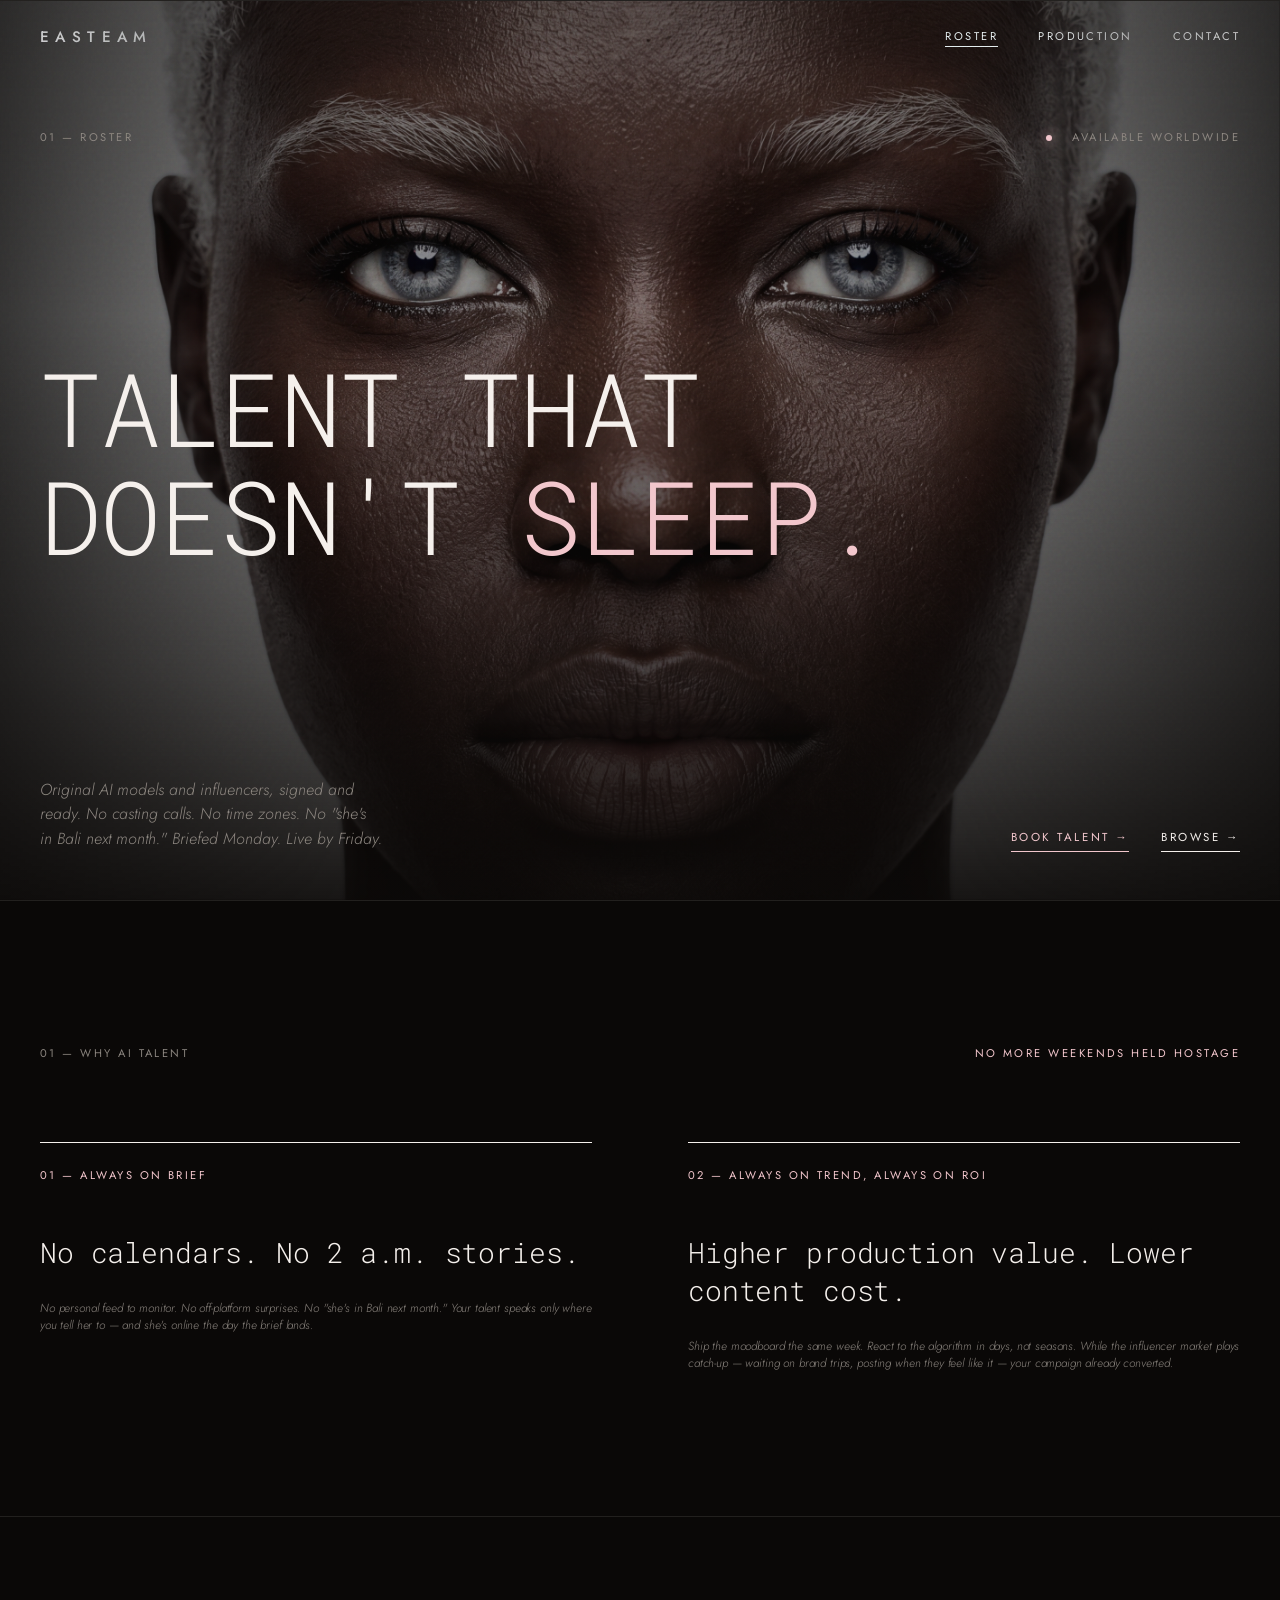
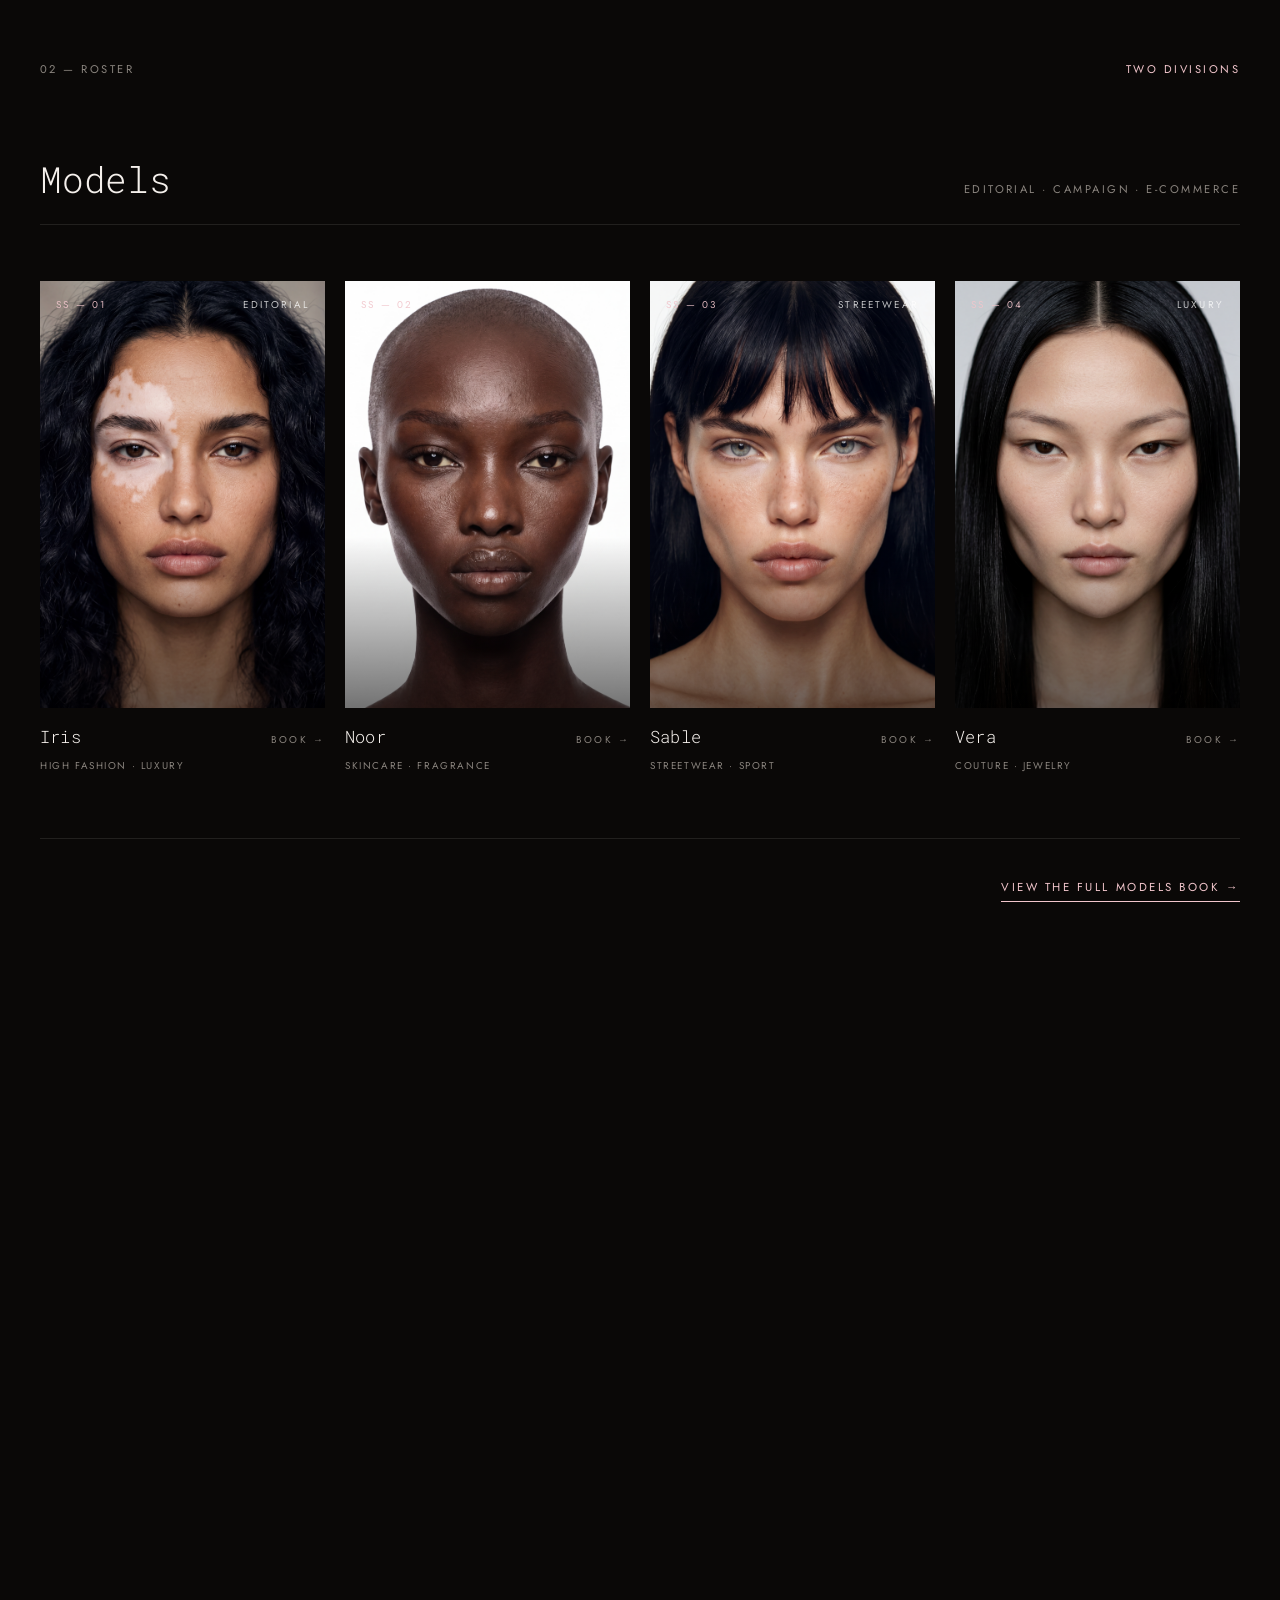
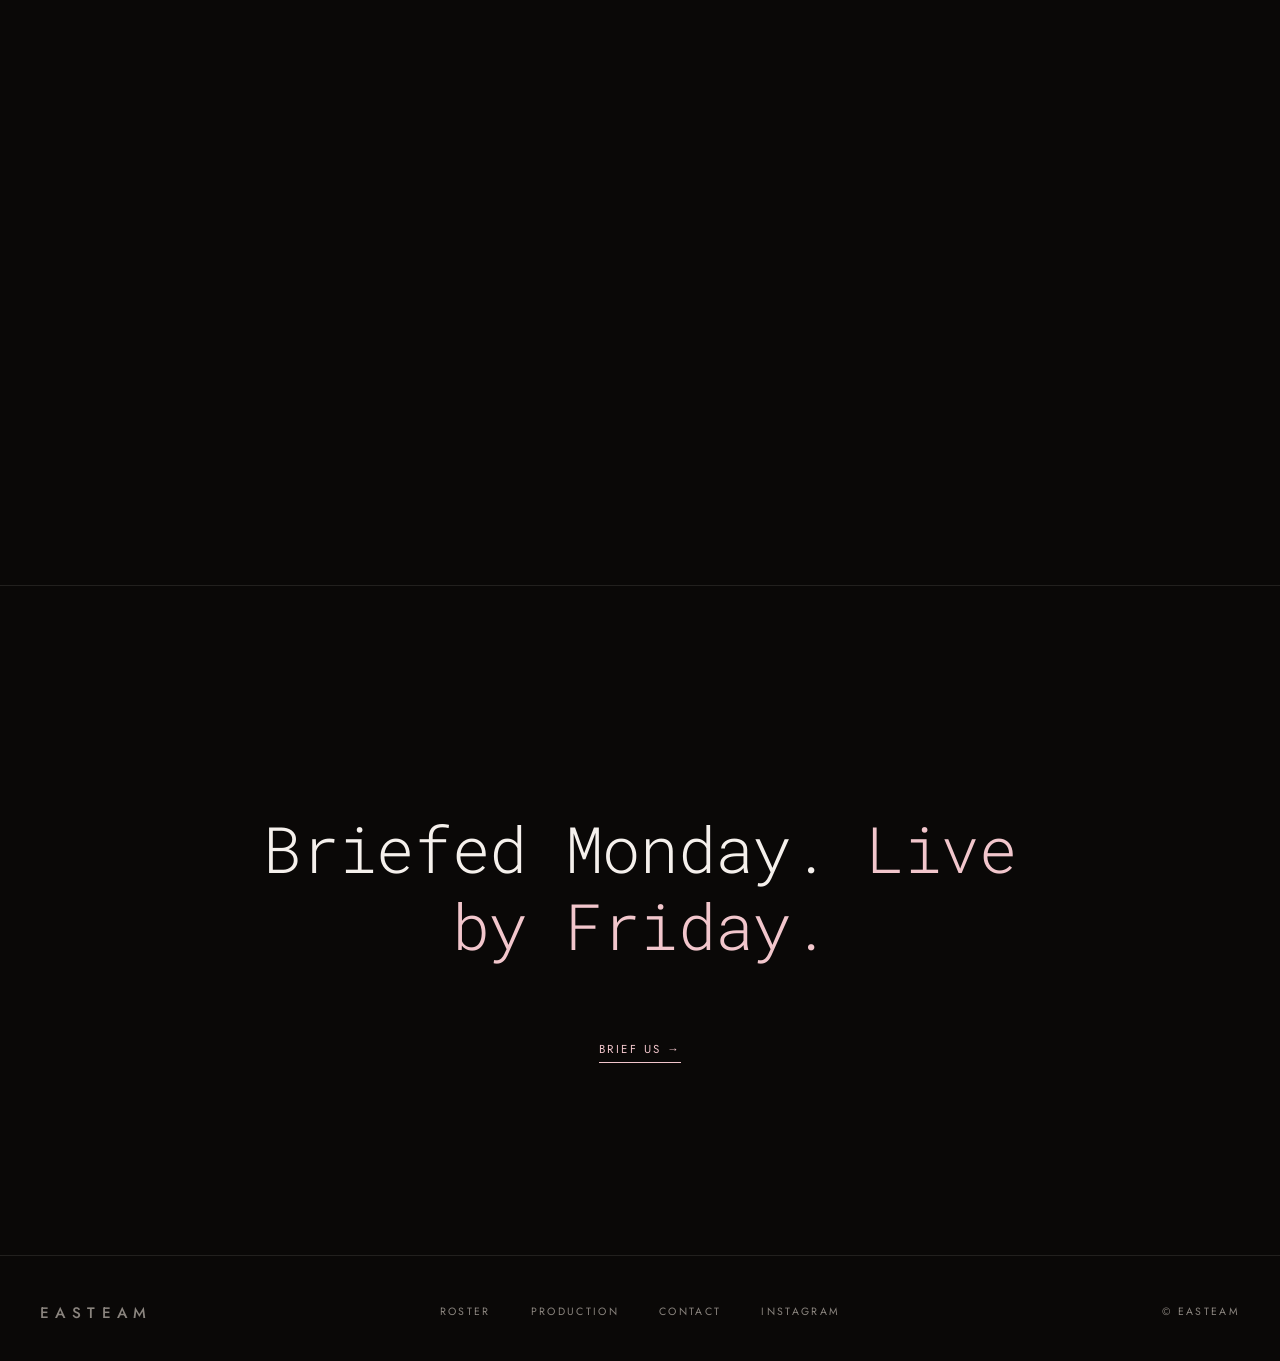
<file: roster.html>
<!DOCTYPE html>
<html lang="en">
<head>
<meta charset="UTF-8">
<meta name="viewport" content="width=device-width, initial-scale=1.0">
<title>Roster — Easteam</title>
<meta name="description" content="A roster of original AI models and influencers. Always available. Always on brief. Always yours.">
<link rel="preconnect" href="https://fonts.googleapis.com">
<link rel="preconnect" href="https://fonts.gstatic.com" crossorigin>
<link href="https://fonts.googleapis.com/css2?family=Roboto+Mono:wght@300;400&family=Jost:ital,wght@0,300;0,400;0,500;1,300;1,400&display=swap" rel="stylesheet">
<link rel="stylesheet" href="styles.css">
</head>
<body>

<nav>
  <a href="index.html" class="wordmark">Easteam</a>
  <div class="nav-links">
    <a href="roster.html" class="active">Roster</a>
    <a href="production.html">Production</a>
    <a href="contact.html">Contact</a>
  </div>
</nav>

<!-- ============ HERO ============ -->
<section class="hero">
  <img class="hero-bg-img" src="images/hero-roster.jpg" alt="" onerror="this.style.display='none'">
  <div class="hero-bg-overlay"></div>
  <div class="hero-meta mono">
    <span>01 — Roster</span>
    <span class="hero-meta-right">
      <span class="pulse"></span>
      <span>Available worldwide</span>
    </span>
  </div>

  <h1 class="hero-display">
    <span class="hero-line">
      <span class="word" style="--i: 1"><span>Talent</span></span>
      <span class="word" style="--i: 2"><span>that</span></span>
      <span class="word" style="--i: 3"><span>doesn't</span></span>
      <span class="word" style="--i: 4"><span class="pink">sleep.</span></span>
    </span>
  </h1>

  <div class="hero-bottom">
    <p class="hero-sub">
      Original AI models and influencers, signed and ready. No casting calls. No time zones. No "she's in Bali next month." Briefed Monday. Live by Friday.
    </p>
    <div class="hero-cta">
      <a href="mailto:studio@easteamny.com?subject=Talent%20booking%20inquiry&body=Hi%20Easteam%2C%0A%0AWe%27d%20like%20to%20book%20talent%20for%20an%20upcoming%20project.%20A%20few%20quick%20details%3A%0A%0A%E2%80%94%20Company%20name%3A%0A%E2%80%94%20Company%20website%3A%0A%E2%80%94%20Looking%20for%3A%20model%20%2F%20influencer%20%2F%20both%0A%E2%80%94%20Type%20of%20collaboration%20%28single%20campaign%2C%20ambassador%2C%20always-on%29%3A%0A%E2%80%94%20Estimated%20budget%3A%0A%E2%80%94%20Live%20date%20%2F%20window%3A%0A%E2%80%94%20Any%20specific%20talent%20in%20mind%3A%0A%0ABest%2C" class="cta cta-pink">Book talent →</a>
      <a href="#models" class="cta">Browse →</a>
    </div>
  </div>
</section>

<!-- ============ PAIN ============ -->
<section class="reveal">
  <div class="section-label">
    <span>01 — Why AI talent</span>
    <span class="pink-tag">No more weekends held hostage</span>
  </div>

  <div class="differentiator">
    <div class="diff-item">
      <span class="diff-num">01 — Always on brief</span>
      <p class="diff-statement">
        No calendars. No 2 a.m. stories.
        <span class="diff-italic">No personal feed to monitor. No off-platform surprises. No "she's in Bali next month." Your talent speaks only where you tell her to — and she's online the day the brief lands.</span>
      </p>
    </div>
    <div class="diff-item">
      <span class="diff-num">02 — Always on trend, always on ROI</span>
      <p class="diff-statement">
        Higher production value. Lower content cost.
        <span class="diff-italic">Ship the moodboard the same week. React to the algorithm in days, not seasons. While the influencer market plays catch-up — waiting on brand trips, posting when they feel like it — your campaign already converted.</span>
      </p>
    </div>
  </div>
</section>

<!-- ============ MODELS ============ -->
<section class="reveal" id="models">
  <div class="section-label">
    <span>02 — Roster</span>
    <span class="pink-tag">Two divisions</span>
  </div>

  <div class="category-header">
    <h2 class="category-title">Models</h2>
    <span class="category-meta">Editorial · Campaign · E-commerce</span>
  </div>

  <div class="talent-grid">

    <a href="mailto:studio@easteamny.com?subject=Booking%20%E2%80%94%20Iris&body=Hi%20Easteam%2C%0A%0AWe%27d%20like%20to%20book%20Iris%20for%20an%20upcoming%20project.%0A%0A%E2%80%94%20Company%20name%3A%0A%E2%80%94%20Company%20website%3A%0A%E2%80%94%20Type%20of%20collaboration%3A%0A%E2%80%94%20Estimated%20budget%3A%0A%E2%80%94%20Live%20date%20%2F%20window%3A%0A%E2%80%94%20Brief%20overview%3A%0A%0ABest%2C" class="talent-card">
      <div class="talent-image">
        <div class="talent-bg"></div>
        <img src="images/model-1.png" alt="" class="talent-img" onerror="this.style.display='none'">
        <span class="talent-meta-top">SS — 01</span>
        <span class="talent-vertical-tag">Editorial</span>
      </div>
      <div class="talent-info">
        <h3 class="talent-name">Iris</h3>
        <span class="talent-book">Book →</span>
      </div>
      <div class="talent-vertical">High Fashion · Luxury</div>
    </a>

    <a href="mailto:studio@easteamny.com?subject=Booking%20%E2%80%94%20Noor&body=Hi%20Easteam%2C%0A%0AWe%27d%20like%20to%20book%20Noor%20for%20an%20upcoming%20project.%0A%0A%E2%80%94%20Company%20name%3A%0A%E2%80%94%20Company%20website%3A%0A%E2%80%94%20Type%20of%20collaboration%3A%0A%E2%80%94%20Estimated%20budget%3A%0A%E2%80%94%20Live%20date%20%2F%20window%3A%0A%E2%80%94%20Brief%20overview%3A%0A%0ABest%2C" class="talent-card">
      <div class="talent-image">
        <div class="talent-bg"></div>
        <img src="images/model-2.png" alt="" class="talent-img" onerror="this.style.display='none'">
        <span class="talent-meta-top">SS — 02</span>
        <span class="talent-vertical-tag">Beauty</span>
      </div>
      <div class="talent-info">
        <h3 class="talent-name">Noor</h3>
        <span class="talent-book">Book →</span>
      </div>
      <div class="talent-vertical">Skincare · Fragrance</div>
    </a>

    <a href="mailto:studio@easteamny.com?subject=Booking%20%E2%80%94%20Sable&body=Hi%20Easteam%2C%0A%0AWe%27d%20like%20to%20book%20Sable%20for%20an%20upcoming%20project.%0A%0A%E2%80%94%20Company%20name%3A%0A%E2%80%94%20Company%20website%3A%0A%E2%80%94%20Type%20of%20collaboration%3A%0A%E2%80%94%20Estimated%20budget%3A%0A%E2%80%94%20Live%20date%20%2F%20window%3A%0A%E2%80%94%20Brief%20overview%3A%0A%0ABest%2C" class="talent-card">
      <div class="talent-image">
        <div class="talent-bg"></div>
        <img src="images/model-3.png" alt="" class="talent-img" onerror="this.style.display='none'">
        <span class="talent-meta-top">SS — 03</span>
        <span class="talent-vertical-tag">Streetwear</span>
      </div>
      <div class="talent-info">
        <h3 class="talent-name">Sable</h3>
        <span class="talent-book">Book →</span>
      </div>
      <div class="talent-vertical">Streetwear · Sport</div>
    </a>

    <a href="mailto:studio@easteamny.com?subject=Booking%20%E2%80%94%20Vera&body=Hi%20Easteam%2C%0A%0AWe%27d%20like%20to%20book%20Vera%20for%20an%20upcoming%20project.%0A%0A%E2%80%94%20Company%20name%3A%0A%E2%80%94%20Company%20website%3A%0A%E2%80%94%20Type%20of%20collaboration%3A%0A%E2%80%94%20Estimated%20budget%3A%0A%E2%80%94%20Live%20date%20%2F%20window%3A%0A%E2%80%94%20Brief%20overview%3A%0A%0ABest%2C" class="talent-card">
      <div class="talent-image">
        <div class="talent-bg"></div>
        <img src="images/model-4.png" alt="" class="talent-img" onerror="this.style.display='none'">
        <span class="talent-meta-top">SS — 04</span>
        <span class="talent-vertical-tag">Luxury</span>
      </div>
      <div class="talent-info">
        <h3 class="talent-name">Vera</h3>
        <span class="talent-book">Book →</span>
      </div>
      <div class="talent-vertical">Couture · Jewelry</div>
    </a>

  </div>

  <div class="view-more-row">
    <a href="contact.html" class="cta cta-pink">View the full models book →</a>
  </div>
</section>

<!-- ============ FULL-BLEED BANNER ============ -->
<div class="full-bleed reveal">
  <div class="full-bleed-bg"></div>
  <img src="images/roster-banner.jpg" alt="" class="full-bleed-img" onerror="this.style.display='none'">
  <div class="full-bleed-caption">
    <span>The Roster · 2026</span>
    <span>Always available</span>
  </div>
</div>

<!-- ============ INFLUENCERS ============ -->
<section class="reveal" id="influencers">

  <div class="category-header">
    <h2 class="category-title">Influencers</h2>
    <span class="category-meta">Partnerships · Always-on · Ambassadors</span>
  </div>

  <div class="talent-grid">

    <a href="mailto:studio@easteamny.com?subject=Partnership%20%E2%80%94%20VEXAI&body=Hi%20Easteam%2C%0A%0AWe%27d%20like%20to%20partner%20with%20VEXAI%20for%20a%20brand%20campaign.%0A%0A%E2%80%94%20Brand%20name%3A%0A%E2%80%94%20Brand%20website%3A%0A%E2%80%94%20Type%20of%20partnership%20%28single%20post%2C%20campaign%2C%20ambassador%2C%20always-on%29%3A%0A%E2%80%94%20Estimated%20budget%3A%0A%E2%80%94%20Window%3A%0A%E2%80%94%20Brief%20overview%3A%0A%0ABest%2C" class="talent-card">
      <div class="talent-image">
        <div class="talent-bg"></div>
        <img src="images/influencer-1.png" alt="" class="talent-img" onerror="this.style.display='none'">
        <span class="talent-meta-top">FW — 01</span>
        <span class="talent-vertical-tag">Tech</span>
      </div>
      <div class="talent-info">
        <h3 class="talent-name">VEXAI</h3>
        <span class="talent-book">Partner →</span>
      </div>
      <div class="talent-vertical">Tech · Fashion · Travel</div>
    </a>

    <a href="mailto:studio@easteamny.com?subject=Partnership%20%E2%80%94%20Mai%20Sterling&body=Hi%20Easteam%2C%0A%0AWe%27d%20like%20to%20partner%20with%20Mai%20Sterling%20for%20a%20brand%20campaign.%0A%0A%E2%80%94%20Brand%20name%3A%0A%E2%80%94%20Brand%20website%3A%0A%E2%80%94%20Type%20of%20partnership%20%28single%20post%2C%20campaign%2C%20ambassador%2C%20always-on%29%3A%0A%E2%80%94%20Estimated%20budget%3A%0A%E2%80%94%20Window%3A%0A%E2%80%94%20Brief%20overview%3A%0A%0ABest%2C" class="talent-card">
      <div class="talent-image">
        <div class="talent-bg"></div>
        <img src="images/influencer-2.png" alt="" class="talent-img" onerror="this.style.display='none'">
        <span class="talent-meta-top">FW — 02</span>
        <span class="talent-vertical-tag">Sports</span>
      </div>
      <div class="talent-info">
        <h3 class="talent-name">Mai Sterling</h3>
        <span class="talent-book">Partner →</span>
      </div>
      <div class="talent-vertical">Sports · Wellness</div>
    </a>

    <a href="mailto:studio@easteamny.com?subject=Partnership%20%E2%80%94%20Augustain%20de%20Vere&body=Hi%20Easteam%2C%0A%0AWe%27d%20like%20to%20partner%20with%20Augustain%20de%20Vere%20for%20a%20brand%20campaign.%0A%0A%E2%80%94%20Brand%20name%3A%0A%E2%80%94%20Brand%20website%3A%0A%E2%80%94%20Type%20of%20partnership%20%28single%20post%2C%20campaign%2C%20ambassador%2C%20always-on%29%3A%0A%E2%80%94%20Estimated%20budget%3A%0A%E2%80%94%20Window%3A%0A%E2%80%94%20Brief%20overview%3A%0A%0ABest%2C" class="talent-card">
      <div class="talent-image">
        <div class="talent-bg"></div>
        <img src="images/influencer-3.png" alt="" class="talent-img" onerror="this.style.display='none'">
        <span class="talent-meta-top">FW — 03</span>
        <span class="talent-vertical-tag">Fashion</span>
      </div>
      <div class="talent-info">
        <h3 class="talent-name">Augustain de Vere</h3>
        <span class="talent-book">Partner →</span>
      </div>
      <div class="talent-vertical">Fashion</div>
    </a>

    <a href="mailto:studio@easteamny.com?subject=Partnership%20%E2%80%94%20Claire%20Noire&body=Hi%20Easteam%2C%0A%0AWe%27d%20like%20to%20partner%20with%20Claire%20Noire%20for%20a%20brand%20campaign.%0A%0A%E2%80%94%20Brand%20name%3A%0A%E2%80%94%20Brand%20website%3A%0A%E2%80%94%20Type%20of%20partnership%20%28single%20post%2C%20campaign%2C%20ambassador%2C%20always-on%29%3A%0A%E2%80%94%20Estimated%20budget%3A%0A%E2%80%94%20Window%3A%0A%E2%80%94%20Brief%20overview%3A%0A%0ABest%2C" class="talent-card">
      <div class="talent-image">
        <div class="talent-bg"></div>
        <img src="images/influencer-4.png" alt="" class="talent-img" onerror="this.style.display='none'">
        <span class="talent-meta-top">FW — 04</span>
        <span class="talent-vertical-tag">Lifestyle</span>
      </div>
      <div class="talent-info">
        <h3 class="talent-name">Claire Noire</h3>
        <span class="talent-book">Partner →</span>
      </div>
      <div class="talent-vertical">Lifestyle · Fashion</div>
    </a>

  </div>

  <div class="view-more-row">
    <a href="contact.html" class="cta cta-pink">View the full influencer book →</a>
  </div>
</section>

<!-- ============ JOIN EASTEAM ============ -->
<section class="reveal">
  <div class="section-label">
    <span>03 — Join Easteam</span>
    <span class="pink-tag">Three ways in</span>
  </div>

  <div class="join-easteam">

    <a href="mailto:studio@easteamny.com?subject=AI%20influencer%20%E2%80%94%20representation%20inquiry&body=Hi%20Easteam%2C%0A%0AI%27d%20like%20to%20be%20represented%20by%20the%20agency.%0A%0A%E2%80%94%20AI%20influencer%20name%3A%0A%E2%80%94%20Aesthetic%20%2F%20point%20of%20view%3A%0A%E2%80%94%20Audience%20%2F%20niche%3A%0A%E2%80%94%20Portfolio%20%2F%20Instagram%3A%0A%E2%80%94%20Follower%20count%20%2B%20avg%20engagement%3A%0A%E2%80%94%20Current%20monthly%20earnings%20%28if%20any%29%3A%0A%E2%80%94%20What%20you%27re%20looking%20for%20%28bookings%2C%20brand%20deals%2C%20long-term%20representation%29%3A%0A%0ABest%2C" class="join-card">
      <span class="join-card-num">01 — For AI influencers</span>
      <div>
        <h3 class="join-card-title">Run an AI influencer? Get represented.</h3>
        <p class="join-card-body">If you've built an AI persona with a real audience, we represent you the way top agencies represent humans — securing brand deals, negotiating the rates you deserve, and protecting your IP. You focus on the content. We handle the bookings, the paperwork, and the paychecks.</p>
      </div>
      <span class="join-card-cta">Get signed →</span>
    </a>

    <a href="mailto:studio@easteamny.com?subject=Talent%20booking%20inquiry&body=Hi%20Easteam%2C%0A%0AWe%27d%20like%20to%20book%20talent%20for%20an%20upcoming%20project.%20A%20few%20quick%20details%3A%0A%0A%E2%80%94%20Company%20name%3A%0A%E2%80%94%20Company%20website%3A%0A%E2%80%94%20Looking%20for%3A%20model%20%2F%20influencer%20%2F%20both%0A%E2%80%94%20Type%20of%20collaboration%20%28single%20campaign%2C%20ambassador%2C%20always-on%29%3A%0A%E2%80%94%20Estimated%20budget%3A%0A%E2%80%94%20Live%20date%20%2F%20window%3A%0A%E2%80%94%20Any%20specific%20talent%20in%20mind%3A%0A%0ABest%2C" class="join-card">
      <span class="join-card-num">02 — For brands</span>
      <div>
        <h3 class="join-card-title">Need a face for the season?</h3>
        <p class="join-card-body">Book talent for single campaigns, seasonal ambassadors, or always-on content. Tell us the goal — we come back with a casting and a quote within 48 hours.</p>
      </div>
      <span class="join-card-cta">Brief us →</span>
    </a>

    <a href="mailto:studio@easteamny.com?subject=Brand%20partnership%20inquiry&body=Hi%20Easteam%2C%0A%0AWe%27d%20like%20to%20explore%20a%20partnership%20with%20one%20of%20your%20AI%20talents%20to%20promote%20our%20brand.%0A%0A%E2%80%94%20Brand%20name%3A%0A%E2%80%94%20Brand%20website%3A%0A%E2%80%94%20Talent%20of%20interest%20%28or%20open%20to%20suggestions%29%3A%0A%E2%80%94%20Type%20of%20partnership%20%28single%20post%2C%20campaign%2C%20ambassador%2C%20always-on%29%3A%0A%E2%80%94%20Estimated%20budget%3A%0A%E2%80%94%20Window%3A%0A%0ABest%2C" class="join-card">
      <span class="join-card-num">03 — For brand partnerships</span>
      <div>
        <h3 class="join-card-title">Want to collab with our talent?</h3>
        <p class="join-card-body">Brand deals, sponsored campaigns, ambassador partnerships — work with our roster to put your product in front of audiences that show up. We negotiate. We deliver. You launch.</p>
      </div>
      <span class="join-card-cta">Start the partnership →</span>
    </a>

  </div>
</section>

<!-- ============ CLOSING ============ -->
<section class="closing">
  <h2 class="closing-line">
    Briefed Monday. <span class="pink">Live by Friday.</span>
  </h2>
  <a href="mailto:studio@easteamny.com?subject=Talent%20booking%20inquiry&body=Hi%20Easteam%2C%0A%0AWe%27d%20like%20to%20book%20talent%20for%20an%20upcoming%20project.%20A%20few%20quick%20details%3A%0A%0A%E2%80%94%20Company%20name%3A%0A%E2%80%94%20Company%20website%3A%0A%E2%80%94%20Looking%20for%3A%20model%20%2F%20influencer%20%2F%20both%0A%E2%80%94%20Type%20of%20collaboration%20%28single%20campaign%2C%20ambassador%2C%20always-on%29%3A%0A%E2%80%94%20Estimated%20budget%3A%0A%E2%80%94%20Live%20date%20%2F%20window%3A%0A%E2%80%94%20Any%20specific%20talent%20in%20mind%3A%0A%0ABest%2C" class="cta cta-pink">Brief us →</a>
</section>

<!-- ============ FOOTER ============ -->
<footer>
  <a href="index.html" class="wordmark">Easteam</a>
  <div class="footer-links">
    <a href="roster.html">Roster</a>
    <a href="production.html">Production</a>
    <a href="contact.html">Contact</a>
    <a href="#">Instagram</a>
  </div>
  <div class="footer-right">© Easteam</div>
</footer>

<script>
  const reveals = document.querySelectorAll('.reveal');
  const observer = new IntersectionObserver((entries) => {
    entries.forEach(entry => {
      if (entry.isIntersecting) {
        entry.target.classList.add('in');
        observer.unobserve(entry.target);
      }
    });
  }, { threshold: 0.12, rootMargin: '0px 0px -80px 0px' });
  reveals.forEach(el => observer.observe(el));
</script>

</body>
</html>
</file>
<file: styles.css>
:root {
  --bg: #0A0807;
  --bg-deep: #050403;
  --bg-soft: #141110;
  --ink: #F5F0EC;
  --ink-muted: #8A847E;
  --pink: #F2C6CC;
  --pink-deep: #D9A5AC;
  --line: rgba(245, 240, 236, 0.10);
  --line-strong: rgba(245, 240, 236, 0.4);
}

* { margin: 0; padding: 0; box-sizing: border-box; }
html { scroll-behavior: smooth; }

body {
  background: var(--bg);
  color: var(--ink);
  font-family: 'Jost', sans-serif;
  font-weight: 300;
  line-height: 1.55;
  -webkit-font-smoothing: antialiased;
  overflow-x: hidden;
  position: relative;
}

body::after {
  content: '';
  position: fixed;
  inset: 0;
  pointer-events: none;
  z-index: 1000;
  opacity: 0.08;
  background-image: url("data:image/svg+xml,%3Csvg viewBox='0 0 240 240' xmlns='http://www.w3.org/2000/svg'%3E%3Cfilter id='n'%3E%3CfeTurbulence type='fractalNoise' baseFrequency='0.92' numOctaves='3'/%3E%3C/filter%3E%3Crect width='100%25' height='100%25' filter='url(%23n)'/%3E%3C/svg%3E");
  mix-blend-mode: overlay;
}

.display { font-family: 'Roboto Mono', monospace; font-weight: 400; }

::selection { background: var(--pink); color: var(--bg-deep); }
::-moz-selection { background: var(--pink); color: var(--bg-deep); }

.mono {
  font-family: 'Jost', sans-serif;
  font-weight: 400;
  font-size: 0.7rem;
  letter-spacing: 0.22em;
  text-transform: uppercase;
}

/* ============ NAV ============ */
nav {
  position: fixed;
  top: 0; left: 0; right: 0;
  padding: 1.75rem 2.5rem;
  display: flex;
  justify-content: space-between;
  align-items: center;
  z-index: 100;
  mix-blend-mode: difference;
  color: #fff;
}

.wordmark {
  font-family: 'Jost', sans-serif;
  font-weight: 500;
  font-size: 0.95rem;
  letter-spacing: 0.42em;
  text-transform: uppercase;
  text-decoration: none;
  color: inherit;
  line-height: 1;
  transition: opacity 0.4s ease;
}
.wordmark:hover { opacity: 0.7; }

.nav-links {
  display: flex;
  gap: 2.5rem;
  font-size: 0.7rem;
  letter-spacing: 0.22em;
  text-transform: uppercase;
  font-weight: 400;
}

.nav-links a {
  color: inherit;
  text-decoration: none;
  position: relative;
  padding-bottom: 2px;
}

.nav-links a.active::after {
  content: '';
  position: absolute;
  bottom: 0; left: 0;
  width: 100%;
  height: 1px;
  background: currentColor;
}

.nav-links a::after {
  content: '';
  position: absolute;
  bottom: 0; left: 0;
  width: 0;
  height: 1px;
  background: currentColor;
  transition: width 0.6s cubic-bezier(0.16, 1, 0.3, 1);
}
.nav-links a:hover::after { width: 100%; }

/* ============ HERO ============ */
.hero {
  min-height: 100vh;
  padding: 8rem 2.5rem 3rem;
  display: flex;
  flex-direction: column;
  justify-content: space-between;
  position: relative;
  overflow: hidden;
}

.hero-bg-img {
  position: absolute;
  inset: 0;
  z-index: 0;
  width: 100%;
  height: 100%;
  object-fit: cover;
  opacity: 0;
  animation: heroFade 1.8s cubic-bezier(0.16, 1, 0.3, 1) 0.1s forwards;
}

@keyframes heroFade {
  to { opacity: 1; }
}

.hero-bg-overlay {
  position: absolute;
  inset: 0;
  z-index: 1;
  background:
    linear-gradient(180deg, rgba(10,8,7,0.55) 0%, rgba(10,8,7,0.4) 35%, rgba(10,8,7,0.7) 75%, rgba(10,8,7,0.95) 100%);
}

.hero > .hero-meta,
.hero > .hero-display,
.hero > .hero-bottom {
  position: relative;
  z-index: 2;
}

.hero-meta {
  display: flex;
  justify-content: space-between;
  color: var(--ink-muted);
}

.hero-meta-right {
  display: flex;
  gap: 1.25rem;
  align-items: center;
}

.pulse {
  width: 6px;
  height: 6px;
  border-radius: 50%;
  background: var(--pink);
  display: inline-block;
  animation: pulse 2s ease-in-out infinite;
  box-shadow: 0 0 12px var(--pink);
}

@keyframes pulse {
  0%, 100% { opacity: 1; transform: scale(1); }
  50% { opacity: 0.4; transform: scale(0.8); }
}

.hero-display {
  font-family: 'Roboto Mono', monospace;
  font-size: clamp(2.25rem, 8vw, 7rem);
  line-height: 1.05;
  letter-spacing: -0.01em;
  font-weight: 300;
  text-transform: uppercase;
  max-width: 18ch;
}

.hero-display .hero-line { display: block; }
.hero-display .pink { color: var(--pink); }

.word { display: inline-block; overflow: hidden; vertical-align: top; }
.word > span {
  display: inline-block;
  transform: translateY(115%);
  animation: rise 1.2s cubic-bezier(0.16, 1, 0.3, 1) forwards;
  animation-delay: calc(0.3s + var(--i, 0) * 0.12s);
}
@keyframes rise { to { transform: translateY(0); } }

.hero-bottom {
  display: grid;
  grid-template-columns: 1fr 1fr;
  gap: 4rem;
  align-items: end;
  opacity: 0;
  animation: fadeUp 1.2s cubic-bezier(0.16, 1, 0.3, 1) forwards;
  animation-delay: 1.5s;
}

@keyframes fadeUp {
  from { opacity: 0; transform: translateY(20px); }
  to { opacity: 1; transform: translateY(0); }
}

.hero-sub {
  font-size: 1rem;
  line-height: 1.55;
  max-width: 38ch;
  color: var(--ink-muted);
  font-style: italic;
  font-weight: 300;
}

.hero-cta {
  display: flex;
  gap: 2rem;
  justify-content: flex-end;
  flex-wrap: wrap;
}

.cta {
  font-family: 'Jost', sans-serif;
  font-size: 0.72rem;
  letter-spacing: 0.22em;
  text-transform: uppercase;
  color: var(--ink);
  text-decoration: none;
  background: none;
  cursor: pointer;
  padding-bottom: 4px;
  border-bottom: 1px solid var(--ink);
  font-weight: 400;
  transition: opacity 0.4s ease, letter-spacing 0.4s ease, color 0.4s ease, border-color 0.4s ease;
  display: inline-block;
}
.cta:hover {
  color: var(--pink);
  border-color: var(--pink);
  letter-spacing: 0.26em;
}
.cta-pink { color: var(--pink); border-color: var(--pink); }
.cta-pink:hover { opacity: 0.7; }

/* ============ SECTIONS ============ */
section {
  padding: 9rem 2.5rem;
  border-top: 1px solid var(--line);
  position: relative;
}

.section-label {
  font-size: 0.7rem;
  letter-spacing: 0.22em;
  text-transform: uppercase;
  color: var(--ink-muted);
  margin-bottom: 5rem;
  display: flex;
  justify-content: space-between;
  font-weight: 400;
}

.section-label .pink-tag { color: var(--pink); }

/* ============ PAIN ============ */
.pain-poem {
  font-family: 'Roboto Mono', monospace;
  font-size: clamp(1.4rem, 3.2vw, 2.85rem);
  line-height: 1.3;
  letter-spacing: -0.005em;
  font-weight: 300;
  max-width: 32ch;
}

.pain-poem p {
  margin-bottom: 1.4rem;
  color: rgba(245, 240, 236, 0.35);
  opacity: 0;
  transform: translateY(28px);
  transition:
    opacity 1.1s cubic-bezier(0.16, 1, 0.3, 1),
    transform 1.1s cubic-bezier(0.16, 1, 0.3, 1),
    color 0.7s cubic-bezier(0.16, 1, 0.3, 1);
}
.pain-poem p strong { font-weight: 400; color: var(--ink); }
.pain-poem.in p.active { color: var(--pink); }
.pain-poem.in p.active strong { color: var(--pink); }

.pain-poem.in p { opacity: 1; transform: translateY(0); }
.pain-poem.in p:nth-child(1) { transition-delay: 0.05s; }
.pain-poem.in p:nth-child(2) { transition-delay: 0.18s; }
.pain-poem.in p:nth-child(3) { transition-delay: 0.31s; }
.pain-poem.in p:nth-child(4) { transition-delay: 0.44s; }
.pain-poem.in p:nth-child(5) { transition-delay: 0.57s; }
.pain-poem.in p:nth-child(6) { transition-delay: 0.7s; }
.pain-poem.in p:nth-child(7) { transition-delay: 0.83s; }
.pain-poem.in p:nth-child(8) { transition-delay: 0.96s; }

.pain-poem .turn {
  margin-top: 3rem;
  font-size: 0.95em;
  text-align: right;
  margin-left: auto;
  max-width: 18ch;
}
.pain-poem.in .turn { opacity: 1; }

/* ============ DIFFERENTIATOR ============ */
.differentiator {
  display: grid;
  grid-template-columns: 1fr 1fr;
  gap: 6rem;
}

.diff-item {
  border-top: 1px solid var(--ink);
  padding-top: 1.5rem;
}

.diff-num {
  font-size: 0.7rem;
  letter-spacing: 0.22em;
  text-transform: uppercase;
  margin-bottom: 3rem;
  display: block;
  color: var(--pink);
  font-weight: 400;
}

.diff-statement {
  font-family: 'Roboto Mono', monospace;
  font-size: clamp(1.15rem, 2.2vw, 1.8rem);
  line-height: 1.35;
  letter-spacing: -0.005em;
  font-weight: 300;
}

.diff-italic {
  font-family: 'Jost', sans-serif;
  font-style: italic;
  color: var(--ink-muted);
  display: block;
  margin-top: 1.75rem;
  font-size: 0.42em;
  line-height: 1.5;
  font-weight: 300;
}

/* ============ PILLARS (HOME) ============ */
.pillars {
  display: grid;
  grid-template-columns: 1fr 1fr;
  gap: 1.5rem;
}

.pillar {
  position: relative;
  aspect-ratio: 4/5;
  overflow: hidden;
  text-decoration: none;
  color: inherit;
  display: block;
}

.pillar-img {
  position: absolute;
  inset: 0;
  width: 100%;
  height: 100%;
  object-fit: cover;
  z-index: 1;
  transition: transform 1.4s cubic-bezier(0.16, 1, 0.3, 1);
}

.pillar-bg {
  position: absolute;
  inset: 0;
  z-index: 0;
}

.pillar:nth-child(1) .pillar-bg {
  background:
    radial-gradient(at 30% 25%, rgba(242,198,204,0.22), transparent 55%),
    linear-gradient(135deg, #2A1F1E 0%, #0A0807 100%);
}
.pillar:nth-child(2) .pillar-bg {
  background:
    radial-gradient(at 70% 30%, rgba(242,198,204,0.18), transparent 55%),
    linear-gradient(150deg, #1F1815 0%, #050403 100%);
}

.pillar::after {
  content: '';
  position: absolute;
  inset: 0;
  background: linear-gradient(to bottom, transparent 35%, rgba(0,0,0,0.65));
  pointer-events: none;
  z-index: 2;
}

.pillar:hover .pillar-img { transform: scale(1.04); }

.pillar-meta {
  position: absolute;
  top: 1.5rem;
  left: 1.75rem;
  z-index: 3;
  color: var(--pink);
  font-size: 0.68rem;
  letter-spacing: 0.22em;
  text-transform: uppercase;
  font-weight: 400;
}

.pillar-content {
  position: absolute;
  bottom: 2.5rem;
  left: 2rem;
  right: 2rem;
  z-index: 3;
  color: #fff;
}

.pillar-title {
  font-family: 'Roboto Mono', monospace;
  font-size: clamp(1.5rem, 3vw, 2.5rem);
  line-height: 1.15;
  letter-spacing: -0.005em;
  font-weight: 300;
  margin-bottom: 1rem;
}

.pillar-sub {
  font-size: 0.95rem;
  color: rgba(245,240,236,0.75);
  max-width: 36ch;
  line-height: 1.5;
  font-style: italic;
  margin-bottom: 1.5rem;
}

/* ============ TALENT CARDS ============ */
.talent-grid {
  display: grid;
  grid-template-columns: repeat(4, 1fr);
  gap: 1.5rem 1.25rem;
}

.talent-card {
  cursor: pointer;
  text-decoration: none;
  color: inherit;
  display: block;
}

.talent-image {
  aspect-ratio: 2/3;
  position: relative;
  overflow: hidden;
  margin-bottom: 1rem;
  background: var(--bg-soft);
}

.talent-bg {
  position: absolute;
  inset: 0;
  z-index: 0;
  transition: transform 1.2s cubic-bezier(0.16, 1, 0.3, 1);
}

.talent-img {
  position: absolute;
  inset: 0;
  width: 100%;
  height: 100%;
  object-fit: cover;
  z-index: 1;
  transition: transform 1.2s cubic-bezier(0.16, 1, 0.3, 1);
}

.talent-card:hover .talent-bg,
.talent-card:hover .talent-img { transform: scale(1.05); }

/* placeholder gradients */
.talent-card:nth-child(4n+1) .talent-bg {
  background: radial-gradient(at 30% 20%, rgba(242,198,204,0.18), transparent 55%), linear-gradient(135deg, #2A1F1E 0%, #0A0807 100%);
}
.talent-card:nth-child(4n+2) .talent-bg {
  background: radial-gradient(at 70% 35%, rgba(242,198,204,0.14), transparent 55%), linear-gradient(160deg, #1F1815 0%, #050403 100%);
}
.talent-card:nth-child(4n+3) .talent-bg {
  background: radial-gradient(at 40% 60%, rgba(242,198,204,0.12), transparent 55%), linear-gradient(145deg, #2D2220 0%, #0A0807 100%);
}
.talent-card:nth-child(4n+4) .talent-bg {
  background: radial-gradient(at 60% 25%, rgba(242,198,204,0.16), transparent 55%), linear-gradient(125deg, #261C1A 0%, #050403 100%);
}

.talent-image::after {
  content: '';
  position: absolute;
  inset: 0;
  background: linear-gradient(to bottom, transparent 60%, rgba(0,0,0,0.55));
  pointer-events: none;
  z-index: 2;
}

.talent-meta-top {
  position: absolute;
  top: 1rem;
  left: 1rem;
  color: var(--pink);
  z-index: 3;
  font-size: 0.62rem;
  letter-spacing: 0.22em;
  text-transform: uppercase;
  opacity: 0.9;
  font-weight: 400;
}

.talent-vertical-tag {
  position: absolute;
  top: 1rem;
  right: 1rem;
  color: #fff;
  z-index: 3;
  font-size: 0.62rem;
  letter-spacing: 0.22em;
  text-transform: uppercase;
  opacity: 0.75;
  font-weight: 400;
}

.talent-info {
  display: flex;
  justify-content: space-between;
  align-items: baseline;
  margin-bottom: 0.5rem;
}

.talent-name {
  font-family: 'Roboto Mono', monospace;
  font-size: 1.05rem;
  font-weight: 300;
  letter-spacing: 0.01em;
  color: var(--ink);
}

.talent-book {
  font-size: 0.62rem;
  letter-spacing: 0.22em;
  text-transform: uppercase;
  color: var(--ink-muted);
  font-weight: 400;
  transition: color 0.3s;
}

.talent-card:hover .talent-book { color: var(--pink); }

.talent-vertical {
  font-size: 0.62rem;
  letter-spacing: 0.16em;
  text-transform: uppercase;
  color: var(--ink-muted);
  font-weight: 400;
}

.view-more-row {
  margin-top: 4rem;
  padding-top: 2.5rem;
  border-top: 1px solid var(--line);
  display: flex;
  justify-content: flex-end;
}

/* ============ TALENT CATEGORY HEADER ============ */
.category-header {
  display: flex;
  justify-content: space-between;
  align-items: baseline;
  margin-bottom: 3.5rem;
  padding-bottom: 1.5rem;
  border-bottom: 1px solid var(--line);
}

.category-title {
  font-family: 'Roboto Mono', monospace;
  font-size: clamp(1.4rem, 2.8vw, 2.4rem);
  letter-spacing: -0.005em;
  line-height: 1.15;
  font-weight: 300;
}

.category-meta {
  font-size: 0.7rem;
  letter-spacing: 0.22em;
  text-transform: uppercase;
  color: var(--ink-muted);
  font-weight: 400;
}

/* ============ SERVICES ============ */
.services-list {
  display: flex;
  flex-direction: column;
}

.service-row {
  display: grid;
  grid-template-columns: 60px 1.2fr 1.5fr;
  gap: 2rem;
  align-items: baseline;
  padding: 2.75rem 0;
  border-top: 1px solid var(--line);
  transition: padding-left 0.6s cubic-bezier(0.16, 1, 0.3, 1), color 0.4s;
  cursor: pointer;
}

.service-row:last-child { border-bottom: 1px solid var(--line); }
.service-row:hover { padding-left: 1.5rem; }
.service-row:hover .service-name { color: var(--pink); }

.service-num {
  font-size: 0.7rem;
  letter-spacing: 0.22em;
  color: var(--ink-muted);
  font-weight: 400;
}

.service-name {
  font-family: 'Roboto Mono', monospace;
  font-size: clamp(1.1rem, 2vw, 1.85rem);
  letter-spacing: -0.005em;
  font-weight: 300;
  transition: color 0.4s ease;
}

.service-desc {
  font-size: 0.92rem;
  color: var(--ink-muted);
  line-height: 1.6;
  font-style: italic;
}

/* ============ AMBASSADOR ============ */
.ambassador {
  display: grid;
  grid-template-columns: 1fr 1fr;
  gap: 4rem;
  align-items: stretch;
}

.ambassador-image {
  position: relative;
  aspect-ratio: 4/5;
  overflow: hidden;
  background: var(--bg-soft);
}

.ambassador-image .ambassador-bg {
  position: absolute;
  inset: 0;
  z-index: 0;
  background:
    radial-gradient(at 50% 30%, rgba(242,198,204,0.22), transparent 55%),
    linear-gradient(145deg, #2A1F1E 0%, #050403 100%);
}

.ambassador-image .ambassador-img {
  position: absolute;
  inset: 0;
  width: 100%;
  height: 100%;
  object-fit: cover;
  z-index: 1;
}

.ambassador-content {
  display: flex;
  flex-direction: column;
  justify-content: center;
  gap: 2rem;
}

.ambassador-eyebrow {
  font-size: 0.7rem;
  letter-spacing: 0.22em;
  text-transform: uppercase;
  color: var(--pink);
  font-weight: 400;
}

.ambassador-headline {
  font-family: 'Roboto Mono', monospace;
  font-size: clamp(1.5rem, 3vw, 2.5rem);
  line-height: 1.25;
  letter-spacing: -0.005em;
  font-weight: 300;
  max-width: 22ch;
}

.ambassador-headline .pink { color: var(--pink); }

.ambassador-body {
  font-size: 1rem;
  line-height: 1.7;
  color: var(--ink-muted);
  max-width: 50ch;
}

.ambassador-body p { margin-bottom: 1.25rem; }

/* ============ STATS ============ */
.stats {
  padding: 4.5rem 2.5rem;
  border-top: 1px solid var(--line);
  border-bottom: 1px solid var(--line);
  background: var(--bg-deep);
  display: grid;
  grid-template-columns: repeat(4, 1fr);
  gap: 2rem;
  text-align: center;
}

.stat {
  border-right: 1px solid var(--line);
  padding: 0 1rem;
}
.stat:last-child { border-right: none; }

.stat-figure {
  font-family: 'Roboto Mono', monospace;
  font-size: clamp(2rem, 4vw, 3.25rem);
  font-weight: 300;
  letter-spacing: -0.005em;
  line-height: 1;
  margin-bottom: 0.85rem;
  color: var(--pink);
}

.stat-label {
  font-size: 0.66rem;
  letter-spacing: 0.22em;
  text-transform: uppercase;
  color: var(--ink-muted);
  font-weight: 400;
}

/* ============ PROCESS ============ */
.process-list {
  display: grid;
  grid-template-columns: repeat(4, 1fr);
  border-top: 1px solid var(--line);
}

.process-step {
  padding: 4.5rem 1.5rem 0 0;
  border-right: 1px solid var(--line);
  min-height: 19rem;
  display: flex;
  flex-direction: column;
}
.process-step + .process-step { padding-left: 2rem; }
.process-step:last-child { border-right: none; padding-right: 0; }

.process-num {
  font-size: 0.7rem;
  letter-spacing: 0.22em;
  text-transform: uppercase;
  color: var(--pink);
  margin-bottom: 4.5rem;
  font-weight: 400;
}

.process-title {
  font-family: 'Roboto Mono', monospace;
  font-size: clamp(1.05rem, 1.6vw, 1.5rem);
  font-weight: 300;
  margin-bottom: 1rem;
  letter-spacing: -0.005em;
  line-height: 1.3;
}

.process-desc {
  font-size: 0.9rem;
  color: var(--ink-muted);
  line-height: 1.6;
}

/* ============ MARQUEE ============ */
.marquee {
  overflow: hidden;
  border-top: 1px solid var(--line);
  border-bottom: 1px solid var(--line);
  padding: 2.25rem 0;
  background: var(--bg-soft);
}

.marquee-track {
  display: flex;
  gap: 4.5rem;
  white-space: nowrap;
  animation: marquee 50s linear infinite;
  width: max-content;
}

@keyframes marquee {
  from { transform: translateX(0); }
  to { transform: translateX(-50%); }
}

.marquee-item {
  font-family: 'Roboto Mono', monospace;
  font-size: 1.05rem;
  font-weight: 300;
  color: var(--ink-muted);
  flex-shrink: 0;
}

.marquee-item.divider {
  color: var(--pink);
  font-family: 'Jost', sans-serif;
  font-size: 0.7rem;
  letter-spacing: 0.26em;
  text-transform: uppercase;
  font-weight: 400;
}

/* ============ INDUSTRIES ============ */
.industries-display {
  font-family: 'Roboto Mono', monospace;
  font-size: clamp(1.4rem, 3.6vw, 3rem);
  line-height: 1.4;
  letter-spacing: -0.005em;
  font-weight: 300;
  text-align: center;
  max-width: 32ch;
  margin: 0 auto;
}

.industries-display .dot { color: var(--pink); margin: 0 0.4rem; }

/* ============ PRODUCTION GALLERY ============ */
.production-grid {
  display: grid;
  grid-template-columns: repeat(3, 1fr);
  gap: 1.25rem;
}

.production-item {
  position: relative;
  aspect-ratio: 4/5;
  overflow: hidden;
  background: var(--bg-soft);
}

.production-bg {
  position: absolute;
  inset: 0;
  z-index: 0;
}

.production-item:nth-child(6n+1) .production-bg {
  background: radial-gradient(at 30% 25%, rgba(242,198,204,0.18), transparent 55%), linear-gradient(135deg, #2A1F1E 0%, #0A0807 100%);
}
.production-item:nth-child(6n+2) .production-bg {
  background: radial-gradient(at 70% 30%, rgba(242,198,204,0.14), transparent 55%), linear-gradient(150deg, #1F1815 0%, #050403 100%);
}
.production-item:nth-child(6n+3) .production-bg {
  background: radial-gradient(at 50% 40%, rgba(242,198,204,0.16), transparent 55%), linear-gradient(160deg, #261C1A 0%, #0A0807 100%);
}
.production-item:nth-child(6n+4) .production-bg {
  background: radial-gradient(at 40% 60%, rgba(242,198,204,0.13), transparent 55%), linear-gradient(140deg, #2D2220 0%, #050403 100%);
}
.production-item:nth-child(6n+5) .production-bg {
  background: radial-gradient(at 50% 20%, rgba(242,198,204,0.15), transparent 55%), linear-gradient(170deg, #1A1310 0%, #0A0807 100%);
}
.production-item:nth-child(6n+6) .production-bg {
  background: radial-gradient(at 70% 30%, rgba(242,198,204,0.17), transparent 55%), linear-gradient(125deg, #251B19 0%, #050403 100%);
}

.production-img {
  position: absolute;
  inset: 0;
  width: 100%;
  height: 100%;
  object-fit: cover;
  z-index: 1;
  transition: transform 1.4s cubic-bezier(0.16, 1, 0.3, 1);
}

.production-item:hover .production-img { transform: scale(1.04); }

.production-item::after {
  content: '';
  position: absolute;
  inset: 0;
  background: linear-gradient(to bottom, transparent 55%, rgba(0,0,0,0.55));
  pointer-events: none;
  z-index: 2;
}

.production-meta {
  position: absolute;
  top: 1.25rem;
  left: 1.25rem;
  z-index: 3;
  color: #000;
  font-size: 0.62rem;
  letter-spacing: 0.22em;
  text-transform: uppercase;
  opacity: 0.85;
  font-weight: 400;
}

.production-info {
  position: absolute;
  bottom: 1.5rem;
  left: 1.5rem;
  right: 1.5rem;
  z-index: 3;
  color: #fff;
}

.production-name {
  font-family: 'Roboto Mono', monospace;
  font-size: 1rem;
  font-weight: 300;
  letter-spacing: 0;
  margin-bottom: 0.25rem;
}

.production-tag {
  font-size: 0.62rem;
  letter-spacing: 0.22em;
  text-transform: uppercase;
  opacity: 0.75;
  font-weight: 400;
}

/* ============ FOR CREATORS ============ */
.creators {
  display: grid;
  grid-template-columns: 1fr 1.5fr;
  gap: 4rem;
  align-items: end;
}

.creators-headline {
  font-family: 'Roboto Mono', monospace;
  font-size: clamp(1.4rem, 2.6vw, 2.1rem);
  line-height: 1.3;
  letter-spacing: -0.005em;
  font-weight: 300;
  max-width: 24ch;
}

.creators-body {
  font-size: 1rem;
  color: var(--ink-muted);
  line-height: 1.7;
  max-width: 50ch;
}
.creators-body p { margin-bottom: 1.5rem; }

/* ============ CLOSING ============ */
.closing {
  padding: 14rem 2.5rem 12rem;
  text-align: center;
  border-top: 1px solid var(--line);
}

.closing-line {
  font-family: 'Roboto Mono', monospace;
  font-size: clamp(1.85rem, 5vw, 4.5rem);
  font-weight: 300;
  letter-spacing: -0.005em;
  line-height: 1.2;
  max-width: 22ch;
  margin: 0 auto 4.5rem;
}

.closing-line .pink { color: var(--pink); }

/* ============ CONTACT PAGE ============ */
.contact-stage {
  min-height: 100vh;
  padding: 12rem 2.5rem 6rem;
  display: flex;
  flex-direction: column;
  justify-content: center;
  align-items: center;
  text-align: center;
  gap: 3rem;
}

.contact-eyebrow {
  font-size: 0.72rem;
  letter-spacing: 0.32em;
  text-transform: uppercase;
  color: var(--ink-muted);
  font-weight: 400;
}

.contact-email {
  font-family: 'Roboto Mono', monospace;
  font-size: clamp(1rem, 2.5vw, 2.25rem);
  font-weight: 300;
  line-height: 1.2;
  letter-spacing: 0;
  color: var(--ink);
  text-decoration: none;
  position: relative;
  display: inline-block;
  transition: color 0.5s ease;
  word-break: break-word;
}

.contact-email:hover {
  color: var(--pink);
}

.contact-note {
  font-size: 0.85rem;
  color: var(--ink-muted);
  font-style: italic;
  font-weight: 300;
  max-width: 36ch;
  line-height: 1.6;
}

/* ============ CONTACT HERO IMAGE ============ */
.contact-hero {
  position: relative;
  width: 100%;
  overflow: hidden;
  background: var(--bg-soft);
  margin-bottom: 4rem;
}

.contact-hero-bg {
  position: absolute;
  inset: 0;
  z-index: 0;
  background:
    radial-gradient(at 50% 50%, rgba(242,198,204,0.18), transparent 65%),
    linear-gradient(135deg, #2A1F1E 0%, #050403 100%);
}

.contact-hero-img {
  position: relative;
  display: block;
  width: 100%;
  height: auto;
  z-index: 1;
}

.contact-hero-caption {
  position: absolute;
  bottom: 1.75rem;
  left: 2rem;
  right: 2rem;
  z-index: 2;
  display: flex;
  justify-content: space-between;
  color: var(--ink);
  font-size: 0.66rem;
  letter-spacing: 0.22em;
  text-transform: uppercase;
  font-weight: 400;
  opacity: 0.85;
}

/* ============ FOOTER ============ */
footer {
  padding: 3rem 2.5rem 2.5rem;
  border-top: 1px solid var(--line);
  display: grid;
  grid-template-columns: 1fr 2fr 1fr;
  gap: 3rem;
  align-items: end;
  font-size: 0.66rem;
  letter-spacing: 0.22em;
  text-transform: uppercase;
  color: var(--ink-muted);
  font-weight: 400;
}

footer a {
  color: inherit;
  text-decoration: none;
  transition: color 0.3s;
}
footer a:hover { color: var(--pink); }

.footer-links {
  display: flex;
  gap: 2.5rem;
  flex-wrap: wrap;
  justify-content: center;
}

.footer-right { text-align: right; }

/* ============ REVEAL ============ */
.reveal {
  opacity: 0;
  transform: translateY(40px);
  transition: opacity 1.4s cubic-bezier(0.16, 1, 0.3, 1), transform 1.4s cubic-bezier(0.16, 1, 0.3, 1);
}
.reveal.in { opacity: 1; transform: translateY(0); }

/* ============ FULL-BLEED BANNER ============ */
.full-bleed {
  position: relative;
  height: 100vh;
  min-height: 36rem;
  overflow: hidden;
  background: var(--bg-soft);
  border-top: 1px solid var(--line);
  border-bottom: 1px solid var(--line);
}

.full-bleed-bg {
  position: absolute;
  inset: 0;
  z-index: 0;
  background:
    radial-gradient(at 50% 50%, rgba(242,198,204,0.18), transparent 65%),
    linear-gradient(135deg, #2A1F1E 0%, #050403 100%);
}

.full-bleed-img {
  position: absolute;
  inset: 0;
  width: 100%;
  height: 100%;
  object-fit: cover;
  z-index: 1;
}

.full-bleed-caption {
  position: absolute;
  bottom: 2rem;
  left: 2.5rem;
  right: 2.5rem;
  z-index: 2;
  display: flex;
  justify-content: space-between;
  color: var(--ink);
  font-size: 0.66rem;
  letter-spacing: 0.22em;
  text-transform: uppercase;
  font-weight: 400;
  opacity: 0.75;
}

/* ============ IMAGE STRIP ============ */
.image-strip {
  display: grid;
  grid-template-columns: 1fr 1fr;
  gap: 1.25rem;
  padding: 0 2.5rem 6rem;
}

.image-strip-tall {
  grid-template-columns: 2fr 1fr;
}

.strip-item {
  position: relative;
  aspect-ratio: 4/5;
  overflow: hidden;
  background: var(--bg-soft);
}

.strip-item:nth-child(odd) .strip-bg {
  background: radial-gradient(at 30% 25%, rgba(242,198,204,0.16), transparent 55%), linear-gradient(135deg, #2A1F1E 0%, #0A0807 100%);
}
.strip-item:nth-child(even) .strip-bg {
  background: radial-gradient(at 70% 35%, rgba(242,198,204,0.13), transparent 55%), linear-gradient(150deg, #1F1815 0%, #050403 100%);
}

.strip-bg {
  position: absolute;
  inset: 0;
  z-index: 0;
}

.strip-img {
  position: absolute;
  inset: 0;
  width: 100%;
  height: 100%;
  object-fit: cover;
  z-index: 1;
  transition: transform 1.4s cubic-bezier(0.16, 1, 0.3, 1);
}

.strip-item:hover .strip-img { transform: scale(1.04); }

.strip-meta {
  position: absolute;
  bottom: 1.25rem;
  left: 1.5rem;
  z-index: 2;
  color: #fff;
  font-size: 0.62rem;
  letter-spacing: 0.22em;
  text-transform: uppercase;
  opacity: 0.8;
  font-weight: 400;
}

/* ============ MARQUEE LOGO ============ */
.marquee-item {
  display: inline-flex;
  align-items: center;
  flex-shrink: 0;
}

.marquee-logo {
  height: 2.2rem;
  width: auto;
  display: block;
  filter: brightness(0) invert(1) opacity(0.6);
  transition: opacity 0.4s ease, filter 0.4s ease;
}

.marquee-logo:hover { filter: brightness(0) invert(1) opacity(1); }

.marquee-item.divider {
  height: auto;
}

/* ============ JOIN EASTEAM ============ */
.join-easteam {
  display: grid;
  grid-template-columns: repeat(3, 1fr);
  gap: 1.25rem;
  margin-top: 2.5rem;
}

.join-card {
  border: 1px solid var(--line);
  padding: 2.5rem 2rem;
  display: flex;
  flex-direction: column;
  justify-content: space-between;
  min-height: 22rem;
  text-decoration: none;
  color: inherit;
  transition: border-color 0.5s ease, background 0.5s ease;
}

.join-card:hover {
  border-color: var(--pink);
  background: var(--bg-soft);
}

.join-card-num {
  font-size: 0.7rem;
  letter-spacing: 0.22em;
  text-transform: uppercase;
  color: var(--pink);
  margin-bottom: 3rem;
  font-weight: 400;
}

.join-card-title {
  font-family: 'Roboto Mono', monospace;
  font-size: clamp(1.15rem, 1.9vw, 1.65rem);
  letter-spacing: -0.005em;
  line-height: 1.3;
  margin-bottom: 1.25rem;
  font-weight: 300;
}

.join-card-body {
  font-size: 0.92rem;
  color: var(--ink-muted);
  line-height: 1.6;
  font-style: italic;
  margin-bottom: 2rem;
}

.join-card-cta {
  font-size: 0.7rem;
  letter-spacing: 0.22em;
  text-transform: uppercase;
  color: var(--pink);
  font-weight: 400;
  margin-top: auto;
}

/* ============ RESPONSIVE ============ */
@media (max-width: 900px) {
  .differentiator { grid-template-columns: 1fr; gap: 3rem; }
  .pillars { grid-template-columns: 1fr; }
  .talent-grid { grid-template-columns: repeat(2, 1fr); }
  .production-grid { grid-template-columns: repeat(2, 1fr); }
  .ambassador { grid-template-columns: 1fr; gap: 2.5rem; }
  .creators { grid-template-columns: 1fr; gap: 2rem; }
  .join-easteam { grid-template-columns: 1fr; }
  .image-strip, .image-strip-tall { grid-template-columns: 1fr; padding: 0 1.25rem 4rem; }
  .full-bleed { height: 80vh; min-height: 28rem; }
  .stats { grid-template-columns: repeat(2, 1fr); gap: 3rem 0; padding: 3rem 1.25rem; }
  .stat { border-right: none; padding: 1rem; }
  .stat:nth-child(odd) { border-right: 1px solid var(--line); }
  .process-list { grid-template-columns: 1fr; }
  .process-step {
    border-right: none;
    border-bottom: 1px solid var(--line);
    padding: 2rem 0;
    min-height: auto;
  }
  .process-step:last-child { border-bottom: none; }
  .process-step + .process-step { padding-left: 0; }
  .process-num { margin-bottom: 1.5rem; }
  footer { grid-template-columns: 1fr; gap: 1.5rem; }
  .footer-right, .footer-links { text-align: left; justify-content: flex-start; }
  .category-header { flex-direction: column; align-items: flex-start; gap: 1rem; }
}

@media (max-width: 640px) {
  nav { padding: 1.25rem 1.25rem; }
  .nav-links { gap: 1.25rem; }
  .hero { padding: 6rem 1.25rem 2rem; }
  .hero-bottom { grid-template-columns: 1fr; gap: 2.5rem; }
  .hero-cta { justify-content: flex-start; gap: 1.5rem; }
  .hero-meta { flex-direction: column; gap: 0.5rem; }
  .hero-meta-right { justify-content: flex-start; }
  section { padding: 5rem 1.25rem; }
  .service-row { grid-template-columns: 36px 1fr; gap: 1rem; padding: 2rem 0; }
  .service-desc { grid-column: 1 / -1; margin-top: 0.75rem; padding-left: 36px; }
  .closing { padding: 8rem 1.25rem 6rem; }
  .contact-stage { padding: 8rem 1.25rem 4rem; }
}
</file>
